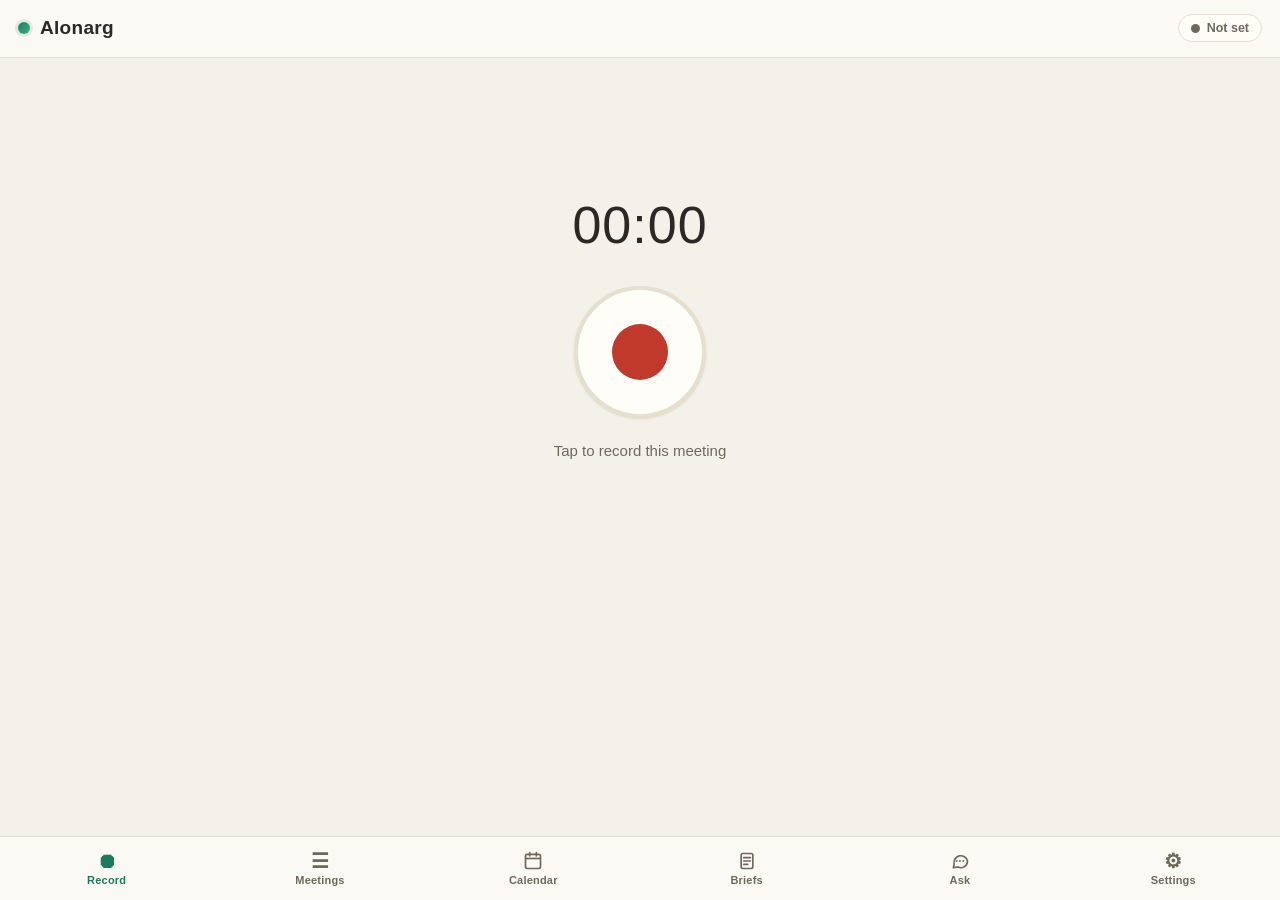
<file: pwa/index.html>
<!DOCTYPE html>
<html lang="en">
<head>
  <meta charset="UTF-8" />
  <meta name="viewport" content="width=device-width, initial-scale=1, viewport-fit=cover" />
  <meta name="theme-color" content="#f4f1e8" />
  <meta name="description" content="Alonarg — record in-person meetings on your phone, sync to your PC." />
  <meta name="mobile-web-app-capable" content="yes" />
  <meta name="apple-mobile-web-app-capable" content="yes" />
  <meta name="apple-mobile-web-app-status-bar-style" content="default" />
  <meta name="apple-mobile-web-app-title" content="Alonarg" />
  <title>Alonarg</title>
  <link rel="manifest" href="manifest.webmanifest" />
  <link rel="icon" href="icons/icon-192.png" />
  <link rel="apple-touch-icon" href="icons/icon-192.png" />
  <link rel="stylesheet" href="style.css" />
</head>
<body>
  <header class="app-header">
    <div class="brand">
      <span class="brand-dot"></span>
      <h1>Alonarg</h1>
    </div>
    <button id="conn-pill" class="conn-pill" data-state="unconfigured" type="button" title="Connection status">
      <span class="conn-dot"></span>
      <span id="conn-label" class="conn-label">Not set</span>
    </button>
  </header>

  <main class="container">
    <!-- ======================= RECORD ======================= -->
    <section id="view-record" class="view" data-view="record">
      <div class="record-stage">
        <div id="rec-timer" class="rec-timer">00:00</div>
        <button id="rec-btn" class="rec-fab" type="button" data-state="idle" aria-label="Start recording">
          <span class="rec-fab-icon"></span>
        </button>
        <p id="rec-hint" class="rec-hint muted">Tap to record this meeting</p>
        <p id="rec-error" class="rec-error" hidden></p>
      </div>
      <div class="laptop-rec" id="laptop-rec" hidden>
        <button id="laptop-rec-btn" class="btn btn-laptop" type="button" data-state="idle">Record on laptop</button>
        <p class="muted laptop-hint">Captures your laptop's mic + system audio — for online meetings you're in on the laptop.</p>
      </div>
      <div id="rec-saved" class="toast" hidden></div>
    </section>

    <!-- ===================== RECORDINGS ===================== -->
    <section id="view-recordings" class="view" data-view="recordings" hidden>
      <div class="list-toolbar">
        <h2 class="section-title">Recordings</h2>
        <button id="sync-btn" class="btn btn-accent" type="button">Sync now</button>
      </div>
      <div id="sync-status" class="sync-status muted" hidden></div>
      <ul id="cards" class="cards"></ul>
      <div id="cards-empty" class="empty-state" hidden>
        No recordings yet. Tap <strong>Record</strong> to capture your first meeting.
      </div>
    </section>

    <!-- ===================== DETAIL ========================= -->
    <section id="view-detail" class="view view-detail" data-view="detail" hidden>
      <button id="detail-back" class="btn btn-ghost back-btn" type="button">&larr; Back</button>
      <div id="detail-body"></div>
    </section>

    <!-- ===================== CALENDAR ======================= -->
    <section id="view-calendar" class="view" data-view="calendar" hidden>
      <div class="list-toolbar">
        <h2 class="section-title">Calendar</h2>
        <button id="cal-refresh" class="btn btn-accent" type="button">Refresh</button>
      </div>
      <p class="muted cal-sub">Pre-approve meetings and your laptop will start &amp; stop the recording for you.</p>
      <div id="cal-list"><p class="muted">Loading…</p></div>
    </section>

    <!-- ======================= BRIEFS ======================= -->
    <section id="view-briefs" class="view" data-view="briefs" hidden>
      <div class="list-toolbar">
        <h2 class="section-title">Briefs</h2>
        <button id="briefs-refresh" class="btn btn-accent" type="button">Refresh</button>
      </div>
      <p class="muted cal-sub">Auto-prepared for meetings you've flagged to record — from the invite, past meetings &amp; recent emails.</p>
      <div id="briefs-list"><p class="muted">Loading…</p></div>
    </section>

    <!-- ======================== ASK ========================= -->
    <section id="view-ask" class="view" data-view="ask" hidden>
      <h2 class="section-title">Ask your meetings</h2>
      <p class="muted">Answered by your laptop's local AI — across all your meetings.</p>
      <div class="ask-row">
        <input id="ask-input" class="input" type="text" inputmode="text"
               placeholder="e.g. how many meetings have no action items?" />
        <button id="ask-btn" class="btn btn-accent" type="button">Ask</button>
      </div>
      <div id="ask-answer" class="ask-answer" hidden></div>
    </section>

    <!-- ===================== SETTINGS ======================= -->
    <section id="view-settings" class="view" data-view="settings" hidden>
      <h2 class="section-title">Settings</h2>
      <form id="settings-form" class="settings-form" autocomplete="off">
        <label class="field">
          <span class="field-label">Backend URL (your PC)</span>
          <input id="cfg-base" class="input" type="url" inputmode="url"
                 placeholder="http://192.168.1.20:8765" spellcheck="false" />
          <span class="field-help muted">The address your PC engine is listening on.</span>
        </label>
        <label class="field">
          <span class="field-label">Token (optional)</span>
          <input id="cfg-token" class="input" type="password" placeholder="Bearer token" spellcheck="false" />
        </label>
        <div class="settings-actions">
          <button id="save-btn" class="btn btn-accent" type="submit">Save</button>
          <button id="test-btn" class="btn" type="button">Test connection</button>
        </div>
        <div id="test-result" class="test-result" hidden></div>
      </form>
      <div class="field nudge-settings">
        <span class="field-label">Meeting nudges</span>
        <span class="field-help muted">Get a phone notification when a meeting starts and you haven't started recording.</span>
        <div class="settings-actions">
          <button id="nudge-enable-btn" class="btn btn-accent" type="button">Enable on this device</button>
          <button id="nudge-test-btn" class="btn" type="button">Send test</button>
        </div>
        <div id="nudge-result" class="test-result" hidden></div>
      </div>
      <p class="muted app-version">Alonarg phone companion &middot; offline-first PWA</p>
    </section>
  </main>

  <!-- ======================= TAB BAR ======================= -->
  <nav class="tabbar" role="tablist">
    <button class="tab" data-tab="record" type="button" aria-selected="true">
      <span class="tab-ico" aria-hidden="true">&#9210;</span>
      <span class="tab-txt">Record</span>
    </button>
    <button class="tab" data-tab="recordings" type="button" aria-selected="false">
      <span class="tab-ico" aria-hidden="true">&#9776;</span>
      <span class="tab-txt">Meetings</span>
    </button>
    <button class="tab" data-tab="calendar" type="button" aria-selected="false">
      <span class="tab-ico" aria-hidden="true">
        <svg viewBox="0 0 24 24" width="20" height="20"><rect x="3" y="4" width="18" height="17" rx="2" fill="none" stroke="currentColor" stroke-width="2"/><line x1="3" y1="9" x2="21" y2="9" stroke="currentColor" stroke-width="2"/><line x1="8" y1="2" x2="8" y2="6" stroke="currentColor" stroke-width="2" stroke-linecap="round"/><line x1="16" y1="2" x2="16" y2="6" stroke="currentColor" stroke-width="2" stroke-linecap="round"/></svg>
      </span>
      <span class="tab-txt">Calendar</span>
    </button>
    <button class="tab" data-tab="briefs" type="button" aria-selected="false">
      <span class="tab-ico" aria-hidden="true">
        <svg viewBox="0 0 24 24" width="20" height="20"><rect x="5" y="3" width="14" height="18" rx="2" fill="none" stroke="currentColor" stroke-width="2"/><line x1="8" y1="8" x2="16" y2="8" stroke="currentColor" stroke-width="2" stroke-linecap="round"/><line x1="8" y1="12" x2="16" y2="12" stroke="currentColor" stroke-width="2" stroke-linecap="round"/><line x1="8" y1="16" x2="13" y2="16" stroke="currentColor" stroke-width="2" stroke-linecap="round"/></svg>
      </span>
      <span class="tab-txt">Briefs</span>
    </button>
    <button class="tab" data-tab="ask" type="button" aria-selected="false">
      <span class="tab-ico" aria-hidden="true">
        <svg viewBox="0 0 24 24" width="20" height="20"><path d="M21 12a8 8 0 0 1-11.5 7.2L4 20l1-4.2A8 8 0 1 1 21 12z" fill="none" stroke="currentColor" stroke-width="2" stroke-linejoin="round"/><circle cx="8" cy="12" r="1.2" fill="currentColor"/><circle cx="12" cy="12" r="1.2" fill="currentColor"/><circle cx="16" cy="12" r="1.2" fill="currentColor"/></svg>
      </span>
      <span class="tab-txt">Ask</span>
    </button>
    <button class="tab" data-tab="settings" type="button" aria-selected="false">
      <span class="tab-ico" aria-hidden="true">&#9881;</span>
      <span class="tab-txt">Settings</span>
    </button>
  </nav>

  <script src="app.js"></script>
</body>
</html>
</file>
<file: pwa/style.css>
:root {
  /* Warm-paper off-white + emerald ink, matching the desktop dashboard. */
  --bg: #f4f1e8;
  --bg-elev: #fbf9f3;
  --bg-card: #fffdf8;
  --bg-card-hover: #fbf8ef;
  --border: #e6dfce;
  --text: #2a2925;
  --text-muted: #6f695c;
  --accent: #1d7a5f;
  --accent-hover: #155e49;
  --accent-rgb: 29, 122, 95;
  --other: #2563eb;
  --danger: #c0392b;
  --record: #c0392b;
  --record-hover: #a13123;
  --record-rgb: 192, 57, 43;
  --ok: #16a34a;
  --warn: #b8761a;
  --radius: 12px;
  --shadow: 0 1px 3px rgba(60, 50, 30, 0.06), 0 1px 2px rgba(60, 50, 30, 0.04);
  --shadow-card: 0 1px 2px rgba(60, 50, 30, 0.05), 0 1px 3px rgba(60, 50, 30, 0.08);
  --tabbar-h: 64px;
  font-family: -apple-system, BlinkMacSystemFont, "Segoe UI", Roboto, Helvetica, Arial, sans-serif;
}

* { box-sizing: border-box; }

html, body { height: 100%; }

body {
  margin: 0;
  background: var(--bg);
  color: var(--text);
  line-height: 1.5;
  -webkit-font-smoothing: antialiased;
  -webkit-tap-highlight-color: transparent;
  overscroll-behavior-y: none;
}

/* ---------------- header ---------------- */
.app-header {
  display: flex;
  align-items: center;
  justify-content: space-between;
  padding: calc(env(safe-area-inset-top, 0px) + 14px) 18px 14px;
  background: var(--bg-elev);
  border-bottom: 1px solid var(--border);
  position: sticky;
  top: 0;
  z-index: 10;
}
.brand { display: flex; align-items: center; gap: 10px; }
.brand h1 { font-size: 19px; margin: 0; letter-spacing: 0.3px; color: var(--text); }
.brand-dot {
  width: 12px; height: 12px; border-radius: 50%;
  background: linear-gradient(135deg, var(--accent), #3fb185);
  box-shadow: 0 0 0 3px rgba(var(--accent-rgb), 0.12);
  animation: brand-pulse 2.2s ease-in-out infinite;
}
@keyframes brand-pulse {
  0%   { box-shadow: 0 0 0 0 rgba(var(--accent-rgb), 0.45); }
  70%  { box-shadow: 0 0 0 9px rgba(var(--accent-rgb), 0); }
  100% { box-shadow: 0 0 0 0 rgba(var(--accent-rgb), 0); }
}
@media (prefers-reduced-motion: reduce) {
  .brand-dot { animation: none; box-shadow: 0 0 0 3px rgba(var(--accent-rgb), 0.12); }
}

/* connection pill */
.conn-pill {
  display: inline-flex; align-items: center; gap: 7px;
  border: 1px solid var(--border);
  background: var(--bg-card);
  color: var(--text-muted);
  padding: 6px 12px;
  border-radius: 999px;
  font-size: 12.5px;
  font-weight: 600;
  cursor: pointer;
}
.conn-dot {
  width: 9px; height: 9px; border-radius: 50%;
  background: var(--text-muted);
}
.conn-pill[data-state="connected"] .conn-dot { background: var(--ok); box-shadow: 0 0 0 3px rgba(22,163,74,0.18); }
.conn-pill[data-state="offline"]   .conn-dot { background: var(--danger); }
.conn-pill[data-state="unconfigured"] .conn-dot { background: var(--text-muted); }
.conn-pill[data-state="checking"]  .conn-dot { background: var(--warn); animation: pulse 1s ease-in-out infinite; }

/* ---------------- layout ---------------- */
.container {
  max-width: 720px;
  margin: 0 auto;
  padding: 20px 18px calc(var(--tabbar-h) + env(safe-area-inset-bottom, 0px) + 24px);
}
.view { animation: fade 0.18s ease; }
@keyframes fade { from { opacity: 0; transform: translateY(4px); } to { opacity: 1; transform: none; } }

.section-title {
  font-size: 13px; text-transform: uppercase; letter-spacing: 1px;
  color: var(--text-muted); margin: 0 0 14px;
}
.muted { color: var(--text-muted); }

/* ---------------- buttons ---------------- */
.btn {
  display: inline-flex; align-items: center; justify-content: center; gap: 6px;
  border: 1px solid var(--border);
  background: var(--bg-card);
  color: var(--text);
  padding: 10px 16px;
  border-radius: 10px;
  font-size: 14px;
  font-weight: 500;
  cursor: pointer;
  transition: background 0.15s ease, border-color 0.15s ease, transform 0.08s ease;
}
.btn:hover { background: var(--bg-card-hover); }
.btn:active { transform: scale(0.97); }
.btn:disabled { opacity: 0.5; cursor: default; }
.btn-ghost { background: transparent; border-color: transparent; color: var(--accent); }
.btn-ghost:hover { background: rgba(var(--accent-rgb),0.08); }
.btn-accent { background: var(--accent); border-color: transparent; color: #fff; font-weight: 600; }
.btn-accent:hover { background: var(--accent-hover); }

/* ---------------- RECORD view ---------------- */
.record-stage {
  display: flex; flex-direction: column; align-items: center;
  gap: 22px;
  padding: 12vh 0 0;
  text-align: center;
}
.rec-timer {
  font-variant-numeric: tabular-nums;
  font-size: 52px;
  font-weight: 300;
  letter-spacing: 1px;
  color: var(--text);
}
.rec-fab {
  width: 132px; height: 132px;
  border-radius: 50%;
  border: 4px solid var(--border);
  background: var(--bg-card);
  display: grid; place-items: center;
  cursor: pointer;
  box-shadow: var(--shadow-card);
  transition: transform 0.1s ease, border-color 0.2s ease, background 0.2s ease;
}
.rec-fab:active { transform: scale(0.96); }
.rec-fab-icon {
  width: 56px; height: 56px;
  border-radius: 50%;
  background: var(--record);
  transition: all 0.2s ease;
}
.rec-fab[data-state="recording"] {
  border-color: var(--record);
  background: rgba(var(--record-rgb),0.08);
  animation: ring 1.6s ease-in-out infinite;
}
.rec-fab[data-state="recording"] .rec-fab-icon {
  width: 40px; height: 40px;
  border-radius: 10px;
}
@keyframes ring {
  0%,100% { box-shadow: 0 0 0 0 rgba(var(--record-rgb),0.30); }
  50% { box-shadow: 0 0 0 14px rgba(var(--record-rgb),0); }
}
@keyframes pulse { 0%,100% { opacity: 1; } 50% { opacity: 0.35; } }
.rec-hint { font-size: 15px; margin: 0; }
.rec-error {
  margin: 0; padding: 12px 16px;
  border-radius: 10px; max-width: 320px;
  background: rgba(var(--record-rgb),0.10);
  border: 1px solid rgba(var(--record-rgb),0.30);
  color: #b91c1c; font-size: 14px;
}

/* ---------------- list toolbar ---------------- */
.list-toolbar {
  display: flex; align-items: center; justify-content: space-between;
  margin-bottom: 12px;
}
.list-toolbar .section-title { margin: 0; }
.sync-status { font-size: 13px; margin-bottom: 14px; }

/* ---------------- cards ---------------- */
.cards { list-style: none; margin: 0; padding: 0; display: flex; flex-direction: column; gap: 12px; }
.card {
  background: var(--bg-card);
  border: 1px solid var(--border);
  border-radius: var(--radius);
  padding: 16px 18px;
  box-shadow: var(--shadow-card);
  transition: background 0.15s ease, border-color 0.15s ease, transform 0.08s ease;
}
.card.tappable { cursor: pointer; }
.card.tappable:hover { border-color: #d8d2c4; }
.card.tappable:active { transform: scale(0.99); background: var(--bg-card-hover); }
.card-top { display: flex; justify-content: space-between; align-items: flex-start; gap: 12px; }
.card-title { font-size: 16px; font-weight: 600; color: var(--text); margin: 0; min-width: 0; word-break: break-word; }
.card-meta { font-size: 12.5px; color: var(--text-muted); margin-top: 3px; }
.dot-sep { margin: 0 6px; }
.card-summary {
  margin: 10px 0 0; color: var(--text-muted); font-size: 14px;
  display: -webkit-box; -webkit-line-clamp: 2; -webkit-box-orient: vertical; overflow: hidden;
}
.card-footer { display: flex; align-items: center; gap: 12px; margin-top: 12px; flex-wrap: wrap; }
.action-count { font-size: 12px; color: var(--text-muted); }
.card-progress {
  height: 4px; border-radius: 999px; background: var(--border);
  overflow: hidden; margin-top: 12px;
}
.card-progress > span {
  display: block; height: 100%; width: 0;
  background: var(--accent); transition: width 0.3s ease;
}
.retry-btn { margin-top: 12px; }

/* ---------------- status badges ---------------- */
.status-badge {
  flex: none;
  font-size: 11.5px; font-weight: 600;
  padding: 3px 10px; border-radius: 999px;
  border: 1px solid transparent; white-space: nowrap;
}
.status-local        { color: #6b7280; background: rgba(107,114,128,0.12); border-color: rgba(107,114,128,0.22); }
.status-uploading    { color: #2563eb; background: rgba(37,99,235,0.12);  border-color: rgba(37,99,235,0.22); }
.status-uploaded     { color: #16a34a; background: rgba(22,163,74,0.12);  border-color: rgba(22,163,74,0.22); }
.status-transcribing { color: #2563eb; background: rgba(37,99,235,0.12);  border-color: rgba(37,99,235,0.22); }
.status-summarizing  { color: #7c3aed; background: rgba(124,58,237,0.12); border-color: rgba(124,58,237,0.22); }
.status-done         { color: #16a34a; background: rgba(22,163,74,0.12);  border-color: rgba(22,163,74,0.22); }
.status-error        { color: #dc2626; background: rgba(var(--record-rgb),0.12);  border-color: rgba(var(--record-rgb),0.25); }
.status-recording    { color: #dc2626; background: rgba(var(--record-rgb),0.12);  border-color: rgba(var(--record-rgb),0.22); }

/* ---------------- empty state ---------------- */
.empty-state {
  text-align: center; padding: 50px 20px;
  border: 1px dashed var(--border); border-radius: var(--radius);
  color: var(--text-muted); font-size: 14px;
}

/* ---------------- detail ---------------- */
.back-btn { margin-bottom: 14px; }
.detail-title { font-size: 22px; margin: 0 0 6px; word-break: break-word; color: var(--text); }
.detail-meta { font-size: 13px; color: var(--text-muted); margin-bottom: 18px; }
.player { margin: 8px 0 18px; }
.player audio { width: 100%; }
.panel {
  background: var(--bg-card); border: 1px solid var(--border);
  border-radius: var(--radius); padding: 16px 18px; margin: 14px 0;
  box-shadow: var(--shadow-card);
}
.panel h3 { margin: 0 0 10px; font-size: 15px; color: var(--text); }
.summary-text { margin: 0; }
.bullet-list { margin: 0; padding-left: 20px; }
.bullet-list li { margin: 5px 0; }
.transcript summary { cursor: pointer; font-weight: 600; user-select: none; list-style: revert; color: var(--text); }
.transcript-text {
  white-space: pre-wrap; word-break: break-word;
  font-family: ui-monospace, "Cascadia Code", "Consolas", monospace;
  font-size: 13px; line-height: 1.6; color: var(--text);
  margin: 12px 0 0; max-height: 50vh; overflow: auto;
}
.detail-loading { text-align: center; padding: 40px; color: var(--text-muted); }

/* ---------------- settings ---------------- */
.settings-form { display: flex; flex-direction: column; gap: 18px; }
.field { display: flex; flex-direction: column; gap: 7px; }
.field-label { font-size: 14px; font-weight: 600; }
.field-help { font-size: 12.5px; }
.input {
  width: 100%;
  background: var(--bg-card); border: 1px solid var(--border);
  color: var(--text); border-radius: 10px;
  padding: 12px 14px; font-size: 16px;
}
.input::placeholder { color: #9ca3af; }
.input:focus { outline: none; border-color: var(--accent); box-shadow: 0 0 0 3px rgba(var(--accent-rgb),0.15); }
.settings-actions { display: flex; gap: 10px; }
.settings-actions .btn { flex: 1; }
.test-result { padding: 12px 14px; border-radius: 10px; font-size: 14px; }
.test-result.ok { background: rgba(22,163,74,0.10); border: 1px solid rgba(22,163,74,0.30); color: #15803d; }
.test-result.fail { background: rgba(var(--record-rgb),0.10); border: 1px solid rgba(var(--record-rgb),0.30); color: #b91c1c; }
.app-version { font-size: 12px; margin-top: 24px; text-align: center; }

/* ---------------- toast ---------------- */
.toast {
  position: fixed;
  left: 50%; transform: translateX(-50%);
  bottom: calc(var(--tabbar-h) + env(safe-area-inset-bottom, 0px) + 18px);
  background: var(--text); border: 1px solid var(--text);
  color: #ffffff; padding: 12px 18px; border-radius: 999px;
  box-shadow: 0 8px 24px rgba(16, 24, 40, 0.18); font-size: 14px; z-index: 30;
  animation: fade 0.2s ease;
}

/* ---------------- tab bar ---------------- */
.tabbar {
  position: fixed; left: 0; right: 0; bottom: 0;
  height: calc(var(--tabbar-h) + env(safe-area-inset-bottom, 0px));
  padding-bottom: env(safe-area-inset-bottom, 0px);
  display: flex;
  background: var(--bg-elev);
  border-top: 1px solid var(--border);
  z-index: 20;
}
.tab {
  flex: 1;
  display: flex; flex-direction: column; align-items: center; justify-content: center;
  gap: 3px;
  background: none; border: none; cursor: pointer;
  color: var(--text-muted); font-size: 11px; font-weight: 600;
  padding: 8px 0;
  transition: color 0.15s ease;
}
.tab[aria-selected="true"] { color: var(--accent); }
.tab-ico { font-size: 20px; line-height: 1; }
.tab-txt { letter-spacing: 0.2px; }

/* ---------------- record on laptop + nudges ---------------- */
.laptop-rec { margin: 22px auto 0; max-width: 320px; text-align: center; }
.btn-laptop { width: 100%; }
.btn-laptop[data-state="recording"] { background: var(--record); border-color: var(--record); color: #fff; }
.laptop-hint { font-size: 12px; margin: 8px 0 0; }
.nudge-settings {
  display: flex; flex-direction: column; gap: 8px;
  margin-top: 22px; padding-top: 18px; border-top: 1px solid var(--border);
}

/* ---------------- toggle switch ---------------- */
.switch { position: relative; display: inline-block; width: 38px; height: 22px; flex: 0 0 auto; }
.switch input { opacity: 0; width: 0; height: 0; }
.switch .slider { position: absolute; inset: 0; background: #cbcabf; border-radius: 999px; transition: background 0.15s ease; cursor: pointer; }
.switch .slider::before {
  content: ""; position: absolute; height: 18px; width: 18px; left: 2px; top: 2px;
  background: #fff; border-radius: 50%; transition: transform 0.15s ease; box-shadow: var(--shadow);
}
.switch input:checked + .slider { background: var(--accent); }
.switch input:checked + .slider::before { transform: translateX(16px); }

/* ---------------- calendar (agenda) ---------------- */
.cal-sub { margin: 0 0 16px; font-size: 13px; }
.cal-day { margin-bottom: 18px; }
.cal-day-head {
  font-size: 12px; font-weight: 700; letter-spacing: 0.4px; text-transform: uppercase;
  color: var(--text-muted); margin: 0 0 8px;
}
.cal-ev {
  display: flex; align-items: center; gap: 12px;
  background: var(--bg-card); border: 1px solid var(--border); border-left: 3px solid var(--accent);
  border-radius: var(--radius); padding: 12px 14px; margin-bottom: 8px; box-shadow: var(--shadow-card);
}
.cal-ev.armed { background: rgba(var(--accent-rgb), 0.08); border-color: var(--accent); }
.cal-ev-info { min-width: 0; flex: 1; }
.cal-ev-time { font-size: 12px; color: var(--text-muted); font-variant-numeric: tabular-nums; }
.cal-ev-title { font-size: 15px; font-weight: 600; color: var(--text); word-break: break-word; margin-top: 2px; }

/* ---------------- ask ---------------- */
.ask-row { display: flex; gap: 8px; margin-bottom: 14px; }
.ask-row .input { flex: 1; }
.ask-answer {
  padding: 14px 16px; border-radius: var(--radius);
  background: var(--bg-card); border: 1px solid var(--border); box-shadow: var(--shadow-card);
  white-space: pre-wrap; color: var(--text); font-size: 15px; line-height: 1.55;
}
.ask-answer.fail {
  background: rgba(var(--record-rgb), 0.08);
  border-color: rgba(var(--record-rgb), 0.30);
  color: var(--record-hover);
}

/* ---------------- briefs ---------------- */
.brief-card { background: var(--bg-card); border: 1px solid var(--border); border-radius: var(--radius); padding: 14px 16px; margin-bottom: 10px; box-shadow: var(--shadow-card); }
.brief-head { display: flex; align-items: flex-start; justify-content: space-between; gap: 10px; }
.brief-title { margin: 0; font-size: 15px; color: var(--text); word-break: break-word; }
.brief-when { font-size: 12px; color: var(--text-muted); margin-top: 2px; }
.brief-gen { flex: 0 0 auto; padding: 8px 12px; }
.brief-text { margin-top: 12px; color: var(--text); line-height: 1.6; white-space: pre-wrap; font-size: 14px; }
.brief-sub { margin-top: 10px; font-size: 12px; }
.brief-empty { margin: 12px 0 0; }
.brief-headline { margin-top: 12px; font-size: 15px; font-weight: 500; color: var(--text); line-height: 1.5; }
.brief-h { font-size: 11px; text-transform: uppercase; letter-spacing: 0.5px; color: var(--text-muted); margin: 14px 0 6px; }
.brief-points, .brief-actions-list { margin: 0; padding-left: 20px; }
.brief-points li, .brief-actions-list li { margin: 6px 0; line-height: 1.5; color: var(--text); font-size: 14px; }
.brief-actions-list { list-style: none; padding-left: 0; }
.brief-actions-list li { position: relative; padding-left: 24px; }
.brief-actions-list li::before { content: "\2610"; position: absolute; left: 0; top: -1px; color: var(--accent); }
.brief-people { list-style: none; margin: 0; padding: 0; display: flex; flex-direction: column; gap: 8px; }
.brief-people li { display: flex; flex-direction: column; gap: 1px; font-size: 14px; }
.bp-name { font-weight: 600; color: var(--text); }
.bp-email { color: var(--accent); text-decoration: none; font-size: 13px; word-break: break-all; }
.bp-email:hover { text-decoration: underline; }

/* ---------------- tab svg icons ---------------- */
.tab-ico svg { display: block; }
.tab-txt { white-space: nowrap; }
.tab { padding-left: 2px; padding-right: 2px; }
@media (max-width: 430px) {
  .tab-txt { font-size: 10px; }
}
</file>
